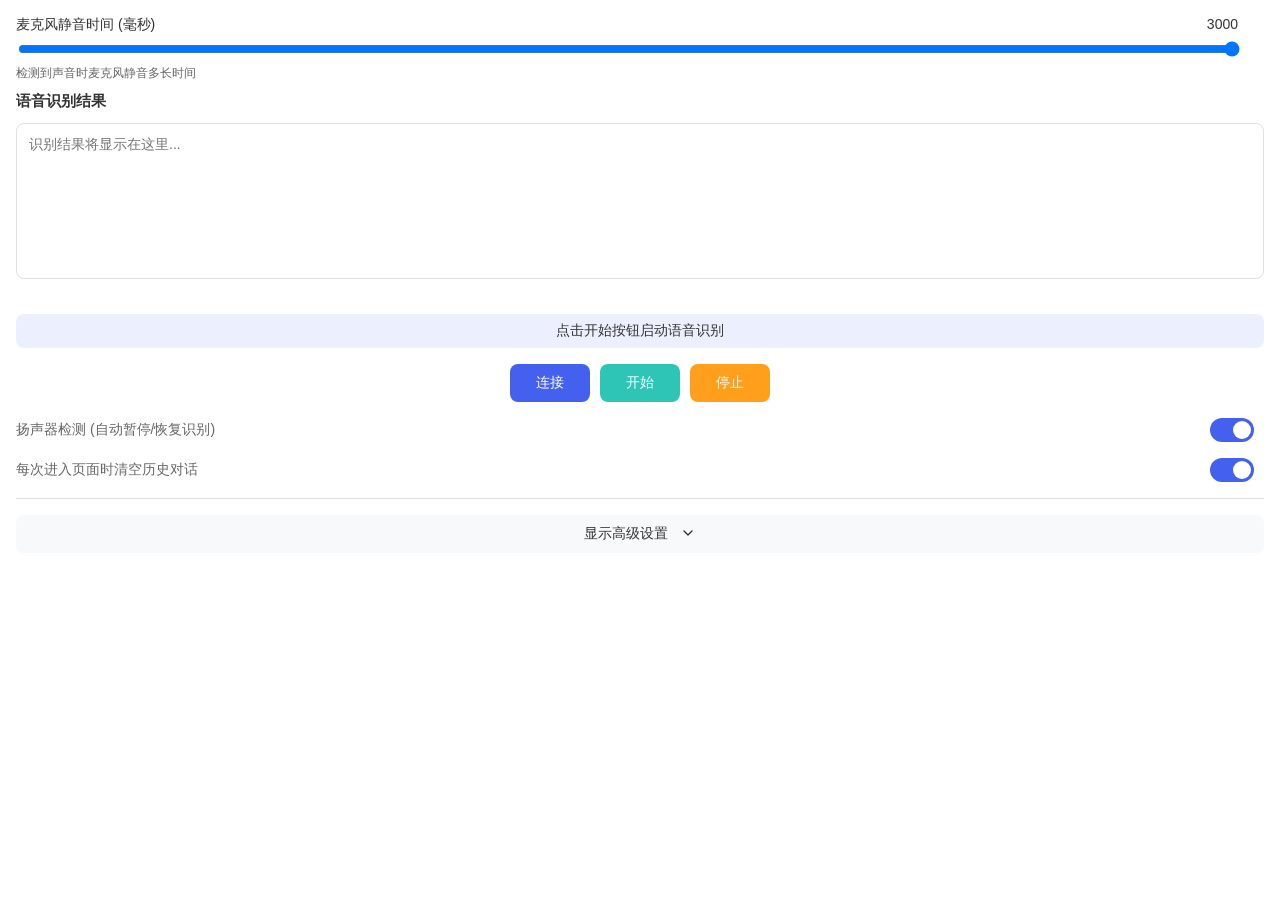
<file: asr/index.html>
<!DOCTYPE html>
<html>
<head>
    <meta charset="utf-8" />
    <meta name="viewport" content="width=device-width,initial-scale=1" />
    <title>语音识别</title>
    <script src="ws-bridge.js"></script>
    <style>
        :root {
            --primary-color: #4361ee;
            --primary-hover: #3a56d4;
            --secondary-color: #f72585;
            --text-primary: #333;
            --text-secondary: #666;
            --background-light: #ffffff;
            --background-dark: #f8f9fa;
            --border-color: #e0e0e0;
            --success-color: #2ec4b6;
            --warning-color: #ff9f1c;
            --box-shadow: 0 4px 12px rgba(0, 0, 0, 0.08);
            --border-radius: 12px;
            --transition: all 0.3s ease;
        }

        body {
            font-family: 'Inter', -apple-system, BlinkMacSystemFont, 'Segoe UI', Roboto, Oxygen, Ubuntu, Cantarell, sans-serif;
            margin: 0;
            padding: 16px;
            background: transparent;
            color: var(--text-primary);
            font-size: 14px;
            /*line-height: 1.5;*/
        }

        .asr-container {
            width: 100%;
            border-radius: var(--border-radius);
            /*overflow: hidden;*/
        }

        .control-section {
            margin-bottom: 16px;
            margin-right: 26px;
        }

        .hidden {
            display: none;
        }

        /* 输入框样式 */
        input[type="text"] {
            width: 100%;
            padding: 10px;
            border: 1px solid var(--border-color);
            border-radius: 8px;
            box-sizing: border-box;
            font-size: 14px;
            transition: var(--transition);
        }

        input[type="text"]:focus {
            outline: none;
            border-color: var(--primary-color);
            box-shadow: 0 0 0 3px rgba(67, 97, 238, 0.15);
        }

        /* 结果显示区域样式 */
        #varArea {
            width: 100%;
            height: 130px;
            padding: 12px;
            margin-bottom: 16px;
            border: 1px solid var(--border-color);
            border-radius: 8px;
            resize: none;
            font-family: inherit;
            font-size: 14px;
            background-color: var(--background-light);
            transition: var(--transition);
        }

        #varArea:focus {
            outline: none;
            border-color: var(--primary-color);
            box-shadow: 0 0 0 3px rgba(67, 97, 238, 0.15);
        }

        /* 状态提示 */
        #info_div {
            margin-bottom: 16px;
            font-weight: 500;
            color: var(--text-primary);
            text-align: center;
            padding: 8px;
            border-radius: 8px;
            background-color: rgba(67, 97, 238, 0.1);
        }

        /* 按钮区域 */
        .button-group {
            display: flex;
            justify-content: center;
            gap: 10px;
            margin-bottom: 16px;
        }

        button {
            padding: 10px 16px;
            background-color: var(--primary-color);
            color: white;
            border: none;
            border-radius: 8px;
            cursor: pointer;
            font-size: 14px;
            font-weight: 500;
            transition: var(--transition);
            min-width: 80px;
        }

        button:hover {
            background-color: var(--primary-hover);
            transform: translateY(-1px);
        }

        button:active {
            transform: translateY(0);
        }

        button:disabled {
            background-color: #cccccc;
            cursor: not-allowed;
            transform: none;
        }

        #btnStart {
            background-color: var(--success-color);
        }

        #btnStart:hover {
            background-color: #25b0a3;
        }

        #btnStop {
            background-color: var(--warning-color);
        }

        #btnStop:hover {
            background-color: #f59000;
        }

        /* 音频播放器 */
        audio {
            width: 100%;
            height: 40px;
            border-radius: 8px;
            margin-top: 8px;
        }

        /* 单选按钮组样式 */
        .radio-group {
            display: flex;
            flex-wrap: wrap;
            gap: 16px;
            margin-bottom: 16px;
        }

        .radio-option {
            display: flex;
            align-items: center;
            cursor: pointer;
        }

        .radio-option input[type="radio"] {
            appearance: none;
            -webkit-appearance: none;
            width: 18px;
            height: 18px;
            border: 2px solid var(--border-color);
            border-radius: 50%;
            margin-right: 8px;
            display: grid;
            place-content: center;
            transition: var(--transition);
        }

        .radio-option input[type="radio"]::before {
            content: "";
            width: 10px;
            height: 10px;
            border-radius: 50%;
            background-color: var(--primary-color);
            transform: scale(0);
            transition: var(--transition);
        }

        .radio-option input[type="radio"]:checked {
            border-color: var(--primary-color);
        }

        .radio-option input[type="radio"]:checked::before {
            transform: scale(1);
        }

        .radio-option label {
            font-size: 14px;
            color: var(--text-primary);
            cursor: pointer;
        }

        /* 文件上传样式 */
        .file-upload {
            position: relative;
            overflow: hidden;
            display: inline-block;
            width: 100%;
        }

        .file-upload-label {
            display: block;
            padding: 10px 16px;
            background-color: var(--background-dark);
            color: var(--text-primary);
            border: 1px dashed var(--border-color);
            border-radius: 8px;
            cursor: pointer;
            text-align: center;
            transition: var(--transition);
        }

        .file-upload-label:hover {
            background-color: #f0f0f0;
        }

        .file-upload input[type="file"] {
            font-size: 100px;
            opacity: 0;
            position: absolute;
            right: 0;
            top: 0;
            cursor: pointer;
        }

        /* 热词输入框 */
        #varHot {
            width: 100%;
            height: 80px;
            padding: 12px;
            border: 1px solid var(--border-color);
            border-radius: 8px;
            resize: vertical;
            font-family: inherit;
            font-size: 14px;
            transition: var(--transition);
        }

        #varHot:focus {
            outline: none;
            border-color: var(--primary-color);
            box-shadow: 0 0 0 3px rgba(67, 97, 238, 0.15);
        }

        /* 分割线 */
        .divider {
            height: 1px;
            background-color: var(--border-color);
            margin: 16px 0;
        }

        /* 标题样式 */
        h4 {
            margin: 0 0 12px 0;
            color: var(--text-primary);
            font-weight: 600;
            font-size: 15px;
        }

        /* 开关样式 */
        .switch-container {
            display: flex;
            align-items: center;
            margin-bottom: 16px;
        }

        .switch-container label {
            margin: 0 10px 0 0;
            cursor: pointer;
        }

        .switch {
            position: relative;
            display: inline-block;
            width: 44px;
            height: 24px;
        }

        .switch input {
            opacity: 0;
            width: 0;
            height: 0;
        }

        .slider {
            position: absolute;
            cursor: pointer;
            top: 0;
            left: 0;
            right: 0;
            bottom: 0;
            background-color: #ccc;
            transition: .4s;
            border-radius: 34px;
        }

        .slider:before {
            position: absolute;
            content: "";
            height: 18px;
            width: 18px;
            left: 3px;
            bottom: 3px;
            background-color: white;
            transition: .4s;
            border-radius: 50%;
        }

        input:checked + .slider {
            background-color: var(--primary-color);
        }

        input:focus + .slider {
            box-shadow: 0 0 0 3px rgba(67, 97, 238, 0.15);
        }

        input:checked + .slider:before {
            transform: translateX(20px);
        }
    </style>
</head>
<body>
<div class="asr-container">
    <!-- 隐藏的配置项 -->
    <input id="wssip" type="text" onchange="addresschange()" value="wss://www.funasr.com:10096/" class="hidden">
    <a id="wsslink" href="#" class="hidden" onclick="window.open('https://192.168.3.100:10095/', '_blank')">
        <div id="info_wslink">点击此处手动授权 wss://192.168.3.100:10095/</div>
    </a>

    <div class="recoder_mode_div hidden">
        <div class="radio-group">
            <div class="radio-option">
                <input name="recoder_mode" onclick="on_recoder_mode_change()" type="radio" value="mic" checked id="mic-radio">
                <label for="mic-radio">麦克风</label>
            </div>
            <div class="radio-option">
                <input name="recoder_mode" onclick="on_recoder_mode_change()" type="radio" value="file" id="file-radio">
                <label for="file-radio">文件</label>
            </div>
        </div>
    </div>

    <!-- 结果区域 -->
    <div class="control-section">
        <h4>语音识别结果</h4>
        <textarea id="varArea" readonly placeholder="识别结果将显示在这里..."></textarea>
    </div>

    <!-- 状态提示 -->
    <div id="info_div">点击开始按钮启动语音识别</div>

    <!-- 按钮区域 -->
    <div class="button-group">
        <button id="btnConnect">连接</button>
        <button id="btnStart">开始</button>
        <button id="btnStop" disabled>停止</button>
    </div>

    <!-- 音频播放器 -->
    <audio id="audio_record" type="audio/wav" controls style="display: none;"></audio>

    <!-- 音量相关控件 -->
    <div class="volume-controls" style="margin-top: 15px;">
        <!-- 播放音量指示器 -->
        <!-- <div style="margin-bottom: 10px;">
            <div style="font-size:12px;color:#666;margin-bottom:5px;">播放音量</div>
            <div id="audio-volume-indicator" style="background:#f0f0f0;border-radius:4px;height:6px;width:100%;overflow:hidden;">
                <div id="audio-volume-bar" style="background:#2ec4b6;height:100%;width:0%;transition:width 0.1s;"></div>
            </div>
        </div> -->
        
        <!-- 音量阈值控制 - 改为开关 -->
        <div id="volume-threshold-control" style="margin-top: 15px;">
            <div class="switch-container" style="justify-content: space-between;">
                <label for="speaker-detection-toggle" style="margin: 0; font-size: 14px; color: var(--text-secondary);">扬声器检测 (自动暂停/恢复识别)</label>
                <label class="switch">
                    <input type="checkbox" id="speaker-detection-toggle" checked>
                    <span class="slider"></span>
                </label>
            </div>
            <!-- 隐藏的阈值显示，用于调试和保持兼容性 -->
            <span id="threshold-value-display" style="display:none;">1</span>
            <input type="range" id="threshold-slider" min="1" max="100" step="99" value="1" style="display:none;">
        </div>
        
        <!-- 清空历史记录选项 -->
        <div id="clear-history-control" style="margin-top: 15px;">
            <div class="switch-container" style="justify-content: space-between;">
                <label for="clear-history-toggle" style="margin: 0; font-size: 14px; color: var(--text-secondary);">每次进入页面时清空历史对话</label>
                <label class="switch">
                    <input type="checkbox" id="clear-history-toggle" checked>
                    <span class="slider"></span>
                </label>
            </div>
        </div>
        
        <!-- 手动暂停/恢复按钮 -->
        <!-- <div style="margin-top:15px;text-align:center;">
            <button id="manual-pause-button" style="padding:8px 16px;background:#ff9f1c;color:white;border:none;border-radius:4px;cursor:pointer;">暂停识别</button>
        </div> -->
    </div>

    <!-- 高级设置区域 -->
    <div class="divider"></div>

    <div id="advanced-settings" class="hidden">
        <!-- ASR模型选择 -->
        <div id="mic_mode_div" class="control-section">
            <h4>选择ASR模型模式</h4>
            <div class="radio-group">
                <div class="radio-option">
                    <input name="asr_mode" type="radio" value="2pass" id="2pass-radio" checked>
                    <label for="2pass-radio">2pass</label>
                </div>
                <div class="radio-option">
                    <input name="asr_mode" type="radio" value="online" id="online-radio">
                    <label for="online-radio">Online</label>
                </div>
                <div class="radio-option">
                    <input name="asr_mode" type="radio" value="offline" id="offline-radio">
                    <label for="offline-radio">Offline</label>
                </div>
            </div>
        </div>

        <!-- 文件上传 -->
        <div id="rec_mode_div" class="control-section hidden">
            <h4>选择音频文件</h4>
            <div class="file-upload">
                <label for="upfile" class="file-upload-label">
                    <svg xmlns="http://www.w3.org/2000/svg" width="16" height="16" viewBox="0 0 24 24" fill="none" stroke="currentColor" stroke-width="2" stroke-linecap="round" stroke-linejoin="round" style="margin-right: 8px; vertical-align: text-bottom;">
                        <path d="M21 15v4a2 2 0 0 1-2 2H5a2 2 0 0 1-2-2v-4"/>
                        <polyline points="17 8 12 3 7 8"/>
                        <line x1="12" y1="3" x2="12" y2="15"/>
                    </svg>
                    选择音频文件
                </label>
                <input type="file" id="upfile" accept="audio/*">
            </div>
        </div>

        <!-- ITN选项 -->
        <div id="use_itn_div" class="control-section">
            <h4>反向文本归一化 (ITN)</h4>
            <div class="radio-group">
                <div class="radio-option">
                    <input name="use_itn" type="radio" value="false" id="itn-false" checked>
                    <label for="itn-false">否</label>
                </div>
                <div class="radio-option">
                    <input name="use_itn" type="radio" value="true" id="itn-true">
                    <label for="itn-true">是</label>
                </div>
            </div>
        </div>

        <!-- 热词 -->
        <div class="control-section hidden">
            <h4>热词设置</h4>
            <p style="margin: 0 0 8px 0; color: var(--text-secondary); font-size: 13px;">每行一个关键词，空格分隔权重，例如 "阿里巴巴 20"</p>
            <textarea id="varHot" rows="3">阿里巴巴 20
hello world 40</textarea>
        </div>
    </div>

    <!-- 显示/隐藏高级设置按钮 -->
    <button id="toggle-advanced" style="width: 100%; background-color: var(--background-dark); color: var(--text-primary);">
        显示高级设置
        <svg xmlns="http://www.w3.org/2000/svg" width="16" height="16" viewBox="0 0 24 24" fill="none" stroke="currentColor" stroke-width="2" stroke-linecap="round" stroke-linejoin="round" style="margin-left: 8px; vertical-align: text-bottom;">
            <polyline points="6 9 12 15 18 9"></polyline>
        </svg>
    </button>
</div>

<script src="recorder-core.js" charset="UTF-8"></script>
<script src="wav.js" charset="UTF-8"></script>
<script src="pcm.js" charset="UTF-8"></script>
<script src="wsconnecter.js" charset="utf-8"></script>
<script src="main.js" charset="utf-8"></script>
<!--<script src="../client.js"></script>-->
<script>
    // 高级设置切换
    document.getElementById('toggle-advanced').addEventListener('click', function() {
        const advancedSettings = document.getElementById('advanced-settings');
        const isHidden = advancedSettings.classList.contains('hidden');

        if (isHidden) {
            advancedSettings.classList.remove('hidden');
            this.innerHTML = `
                    隐藏高级设置
                    <svg xmlns="http://www.w3.org/2000/svg" width="16" height="16" viewBox="0 0 24 24" fill="none" stroke="currentColor" stroke-width="2" stroke-linecap="round" stroke-linejoin="round" style="margin-left: 8px; vertical-align: text-bottom;">
                        <polyline points="18 15 12 9 6 15"></polyline>
                    </svg>
                `;
        } else {
            advancedSettings.classList.add('hidden');
            this.innerHTML = `
                    显示高级设置
                    <svg xmlns="http://www.w3.org/2000/svg" width="16" height="16" viewBox="0 0 24 24" fill="none" stroke="currentColor" stroke-width="2" stroke-linecap="round" stroke-linejoin="round" style="margin-left: 8px; vertical-align: text-bottom;">
                        <polyline points="6 9 12 15 18 9"></polyline>
                    </svg>
                `;
        }
    });

    // 初始化按钮状态
    document.addEventListener('DOMContentLoaded', function() {
        const btnStop = document.getElementById('btnStop');
        btnStop.disabled = true;

        // 针对按钮状态的事件监听
        document.getElementById('btnStart').addEventListener('click', function() {
            this.disabled = true;
            btnStop.disabled = false;
        });

        document.getElementById('btnStop').addEventListener('click', function() {
            this.disabled = true;
            document.getElementById('btnStart').disabled = false;
        });
        
        // 处理清空历史记录选项
        const clearHistoryToggle = document.getElementById('clear-history-toggle');
        if (clearHistoryToggle) {
            // 从localStorage加载保存的设置
            try {
                const savedSetting = localStorage.getItem('shouldClearHistoryOnLoad');
                if (savedSetting !== null) {
                    const shouldClear = savedSetting === 'true';
                    clearHistoryToggle.checked = shouldClear;
                    window.shouldClearHistoryOnLoad = shouldClear;
                }
            } catch (e) {
                console.error('加载清空历史设置失败:', e);
            }
            
            // 监听变化
            clearHistoryToggle.addEventListener('change', function() {
                const shouldClear = this.checked;
                // 调用全局函数设置
                if (window.setClearHistoryOnLoad) {
                    window.setClearHistoryOnLoad(shouldClear);
                } else {
                    window.shouldClearHistoryOnLoad = shouldClear;
                    try {
                        localStorage.setItem('shouldClearHistoryOnLoad', shouldClear);
                    } catch (e) {
                        console.error('保存清空历史设置失败:', e);
                    }
                }
                
                console.log(`已设置页面加载时${shouldClear ? '清空' : '保留'}历史对话消息`);
            });
        }
    });
</script>
</body>
</html>
</file>
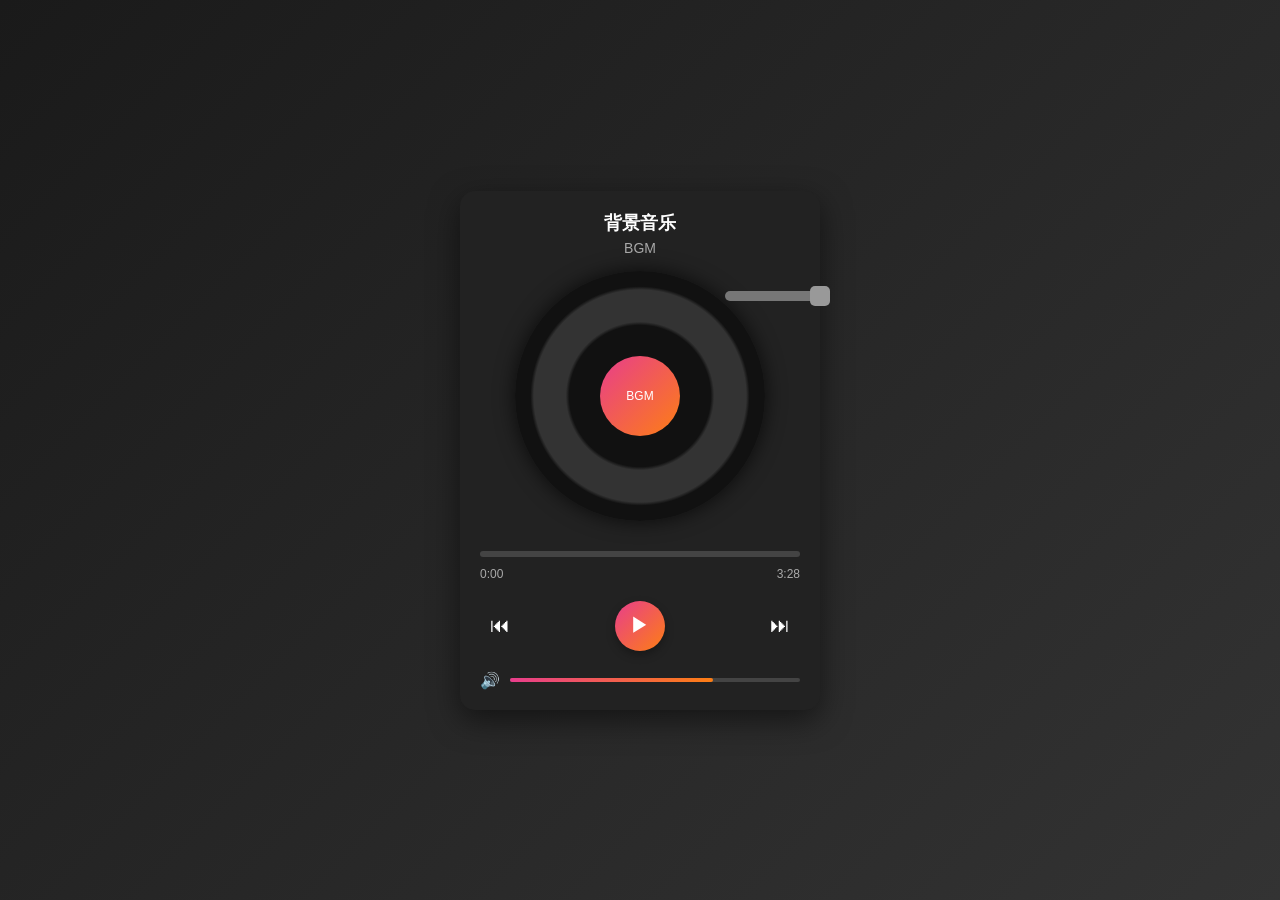
<file: vinyl_player.html>
<!DOCTYPE html>
<html lang="zh-CN">
<head>
    <meta charset="UTF-8">
    <meta name="viewport" content="width=device-width, initial-scale=1.0">
    <title>唱片样式音频播放器</title>
    <style>
        body {
            font-family: 'Arial', sans-serif;
            display: flex;
            justify-content: center;
            align-items: center;
            height: 100vh;
            margin: 0;
            background: linear-gradient(135deg, #1a1a1a, #333);
            color: white;
        }
        
        .player-container {
            position: relative;
            width: 320px;
            background-color: #222;
            border-radius: 15px;
            padding: 20px;
            box-shadow: 0 10px 30px rgba(0, 0, 0, 0.5);
        }
        
        .vinyl {
            position: relative;
            width: 250px;
            height: 250px;
            margin: 0 auto 30px;
        }
        
        .vinyl-disc {
            position: absolute;
            width: 100%;
            height: 100%;
            border-radius: 50%;
            background: radial-gradient(circle, #111 0%, #111 40%, #333 42%, #333 60%, #111 62%, #111 100%);
            box-shadow: 0 0 20px rgba(0, 0, 0, 0.7);
            display: flex;
            justify-content: center;
            align-items: center;
            transition: transform 0.3s ease;
            z-index: 1;
        }
        
        .vinyl-playing {
            animation: rotate 20s linear infinite;
        }

        @keyframes rotate {
            from {
                transform: rotate(0deg);
            }
            to {
                transform: rotate(360deg);
            }
        }
        
        .vinyl-label {
            width: 80px;
            height: 80px;
            border-radius: 50%;
            background: linear-gradient(135deg, #e83e8c, #fd7e14);
            display: flex;
            justify-content: center;
            align-items: center;
            color: white;
            font-size: 12px;
            text-align: center;
        }
        
        .vinyl-center {
            position: absolute;
            width: 10px;
            height: 10px;
            border-radius: 50%;
            background: rgba(214, 214, 214, 0.6);
            top: 50%;
            left: 50%;
            transform: translate(-50%, -50%);
            z-index: 2;
            display: none;
        }

        .controls {
            display: flex;
            justify-content: space-between;
            align-items: center;
            margin-top: 20px;
        }
        
        .control-button {
            background: transparent;
            border: none;
            color: white;
            font-size: 20px;
            cursor: pointer;
            padding: 10px;
            border-radius: 50%;
            transition: background-color 0.3s;
        }
        
        .control-button:hover {
            background-color: rgba(255, 255, 255, 0.1);
        }
        
        .play-button {
            width: 50px;
            height: 50px;
            border-radius: 50%;
            background: linear-gradient(135deg, #e83e8c, #fd7e14);
            display: flex;
            justify-content: center;
            align-items: center;
            box-shadow: 0 4px 10px rgba(0, 0, 0, 0.3);
        }
        
        .progress-container {
            width: 100%;
            height: 6px;
            background-color: #444;
            border-radius: 5px;
            margin-top: 20px;
            cursor: pointer;
        }
        
        .progress-bar {
            height: 100%;
            border-radius: 5px;
            background: linear-gradient(90deg, #e83e8c, #fd7e14);
            width: 0%;
            transition: width 0.1s linear;
        }
        
        .time-display {
            display: flex;
            justify-content: space-between;
            margin-top: 10px;
            font-size: 12px;
            color: #aaa;
        }
        
        .volume-container {
            display: flex;
            align-items: center;
            margin-top: 20px;
        }
        
        .volume-icon {
            margin-right: 10px;
        }
        
        .volume-slider {
            flex-grow: 1;
            height: 4px;
            background-color: #444;
            border-radius: 2px;
            position: relative;
            cursor: pointer;
        }
        
        .volume-progress {
            height: 100%;
            border-radius: 2px;
            background: linear-gradient(90deg, #e83e8c, #fd7e14);
            width: 70%;
        }

        .song-info {
            text-align: center;
            margin-bottom: 15px;
        }
        
        .song-title {
            font-size: 18px;
            font-weight: bold;
            margin: 0;
        }
        
        .song-artist {
            font-size: 14px;
            color: #aaa;
            margin: 5px 0 0;
        }

        .arm-container {
            position: absolute;
            top: 0;
            right: -60px;
            width: 100px;
            height: 100px;
            z-index: 2;
        }

        .tonearm {
            position: absolute;
            top: 20px;
            left: 0;
            width: 100px;
            height: 10px;
            background: #777;
            border-radius: 5px;
            transform-origin: 100% 50%;
            transform: rotate(0deg);
            transition: transform 0.5s ease;
        }

        .tonearm-head {
            position: absolute;
            right: -5px;
            top: -5px;
            width: 20px;
            height: 20px;
            background: #999;
            border-radius: 5px;
        }

        .tonearm-playing {
            transform: rotate(-30deg);
        }

        /* 响应式设计 */
        @media (max-width: 480px) {
            .player-container {
                width: 280px;
                padding: 15px;
            }
            
            .vinyl {
                width: 200px;
                height: 200px;
            }
            
            .arm-container {
                right: -40px;
                width: 80px;
            }
            
            .tonearm {
                width: 80px;
            }
        }
    </style>
</head>
<body>
    <div class="player-container">
        <div class="song-info">
            <h3 class="song-title">背景音乐</h3>
            <p class="song-artist">BGM</p>
        </div>
        
        <div class="vinyl">
            <div class="vinyl-disc" id="vinylDisc">
                <div class="vinyl-label">BGM</div>
            </div>
            <div class="vinyl-center"></div>
            <div class="arm-container">
                <div class="tonearm" id="tonearm">
                    <div class="tonearm-head"></div>
                </div>
            </div>
        </div>
        
        <div class="progress-container" id="progressContainer">
            <div class="progress-bar" id="progressBar"></div>
        </div>
        
        <div class="time-display">
            <span id="currentTime">0:00</span>
            <span id="totalTime">0:00</span>
        </div>
        
        <div class="controls">
            <button class="control-button" id="prevButton">⏮</button>
            <button class="control-button play-button" id="playButton">▶</button>
            <button class="control-button" id="nextButton">⏭</button>
        </div>
        
        <div class="volume-container">
            <div class="volume-icon" id="volumeIcon">🔊</div>
            <div class="volume-slider" id="volumeSlider">
                <div class="volume-progress" id="volumeProgress"></div>
            </div>
        </div>
    </div>

    <audio id="audioPlayer" src="./static/music/bgm.mp3"></audio>

    <script>
        document.addEventListener('DOMContentLoaded', function() {
            // 获取DOM元素
            const audioPlayer = document.getElementById('audioPlayer');
            const playButton = document.getElementById('playButton');
            const prevButton = document.getElementById('prevButton');
            const nextButton = document.getElementById('nextButton');
            const progressBar = document.getElementById('progressBar');
            const progressContainer = document.getElementById('progressContainer');
            const currentTimeDisplay = document.getElementById('currentTime');
            const totalTimeDisplay = document.getElementById('totalTime');
            const volumeIcon = document.getElementById('volumeIcon');
            const volumeSlider = document.getElementById('volumeSlider');
            const volumeProgress = document.getElementById('volumeProgress');
            const vinylDisc = document.getElementById('vinylDisc');
            const tonearm = document.getElementById('tonearm');

            // 播放状态
            let isPlaying = false;
            
            // 初始化音量
            audioPlayer.volume = 0.7;

            // 格式化时间
            function formatTime(seconds) {
                const minutes = Math.floor(seconds / 60);
                const remainingSeconds = Math.floor(seconds % 60);
                return `${minutes}:${remainingSeconds < 10 ? '0' : ''}${remainingSeconds}`;
            }

            // 更新进度条
            function updateProgress() {
                const progress = (audioPlayer.currentTime / audioPlayer.duration) * 100;
                progressBar.style.width = `${progress}%`;
                currentTimeDisplay.textContent = formatTime(audioPlayer.currentTime);
            }

            // 播放/暂停切换
            function togglePlay() {
                if (audioPlayer.paused) {
                    audioPlayer.play();
                    playButton.textContent = '⏸';
                    isPlaying = true;
                    vinylDisc.classList.add('vinyl-playing');
                    tonearm.classList.add('tonearm-playing');
                } else {
                    audioPlayer.pause();
                    playButton.textContent = '▶';
                    isPlaying = false;
                    vinylDisc.classList.remove('vinyl-playing');
                    tonearm.classList.remove('tonearm-playing');
                }
            }

            // 点击进度条更新播放位置
            function setProgress(e) {
                const width = this.clientWidth;
                const clickX = e.offsetX;
                const duration = audioPlayer.duration;
                audioPlayer.currentTime = (clickX / width) * duration;
            }

            // 设置音量
            function setVolume(e) {
                const width = this.clientWidth;
                const clickX = e.offsetX;
                const volume = clickX / width;
                audioPlayer.volume = volume;
                volumeProgress.style.width = `${volume * 100}%`;
                
                // 更新音量图标
                if (volume === 0) {
                    volumeIcon.textContent = '🔇';
                } else if (volume < 0.5) {
                    volumeIcon.textContent = '🔉';
                } else {
                    volumeIcon.textContent = '🔊';
                }
            }

            // 切换静音
            function toggleMute() {
                if (audioPlayer.muted) {
                    audioPlayer.muted = false;
                    volumeProgress.style.width = `${audioPlayer.volume * 100}%`;
                    if (audioPlayer.volume === 0) {
                        volumeIcon.textContent = '🔇';
                    } else if (audioPlayer.volume < 0.5) {
                        volumeIcon.textContent = '🔉';
                    } else {
                        volumeIcon.textContent = '🔊';
                    }
                } else {
                    audioPlayer.muted = true;
                    volumeIcon.textContent = '🔇';
                    volumeProgress.style.width = '0%';
                }
            }

            // 加载后设置总时长
            audioPlayer.addEventListener('loadedmetadata', function() {
                totalTimeDisplay.textContent = formatTime(audioPlayer.duration);
            });

            // 更新进度条
            audioPlayer.addEventListener('timeupdate', updateProgress);

            // 歌曲结束后处理
            audioPlayer.addEventListener('ended', function() {
                playButton.textContent = '▶';
                isPlaying = false;
                vinylDisc.classList.remove('vinyl-playing');
                tonearm.classList.remove('tonearm-playing');
                progressBar.style.width = '0%';
                currentTimeDisplay.textContent = '0:00';
            });

            // 事件监听
            playButton.addEventListener('click', togglePlay);
            progressContainer.addEventListener('click', setProgress);
            volumeSlider.addEventListener('click', setVolume);
            volumeIcon.addEventListener('click', toggleMute);

            // 模拟上一首/下一首按钮功能
            prevButton.addEventListener('click', function() {
                audioPlayer.currentTime = 0;
                if (isPlaying) {
                    audioPlayer.play();
                }
            });

            nextButton.addEventListener('click', function() {
                audioPlayer.currentTime = 0;
                if (isPlaying) {
                    audioPlayer.play();
                }
            });

            // 键盘控制
            document.addEventListener('keydown', function(e) {
                if (e.code === 'Space') {
                    e.preventDefault();
                    togglePlay();
                } else if (e.code === 'ArrowLeft') {
                    audioPlayer.currentTime = Math.max(0, audioPlayer.currentTime - 5);
                } else if (e.code === 'ArrowRight') {
                    audioPlayer.currentTime = Math.min(audioPlayer.duration, audioPlayer.currentTime + 5);
                } else if (e.code === 'ArrowUp') {
                    audioPlayer.volume = Math.min(1, audioPlayer.volume + 0.1);
                    volumeProgress.style.width = `${audioPlayer.volume * 100}%`;
                } else if (e.code === 'ArrowDown') {
                    audioPlayer.volume = Math.max(0, audioPlayer.volume - 0.1);
                    volumeProgress.style.width = `${audioPlayer.volume * 100}%`;
                }
            });

            // 尝试加载音频
            audioPlayer.load();
        });
    </script>
</body>
</html>
</file>
